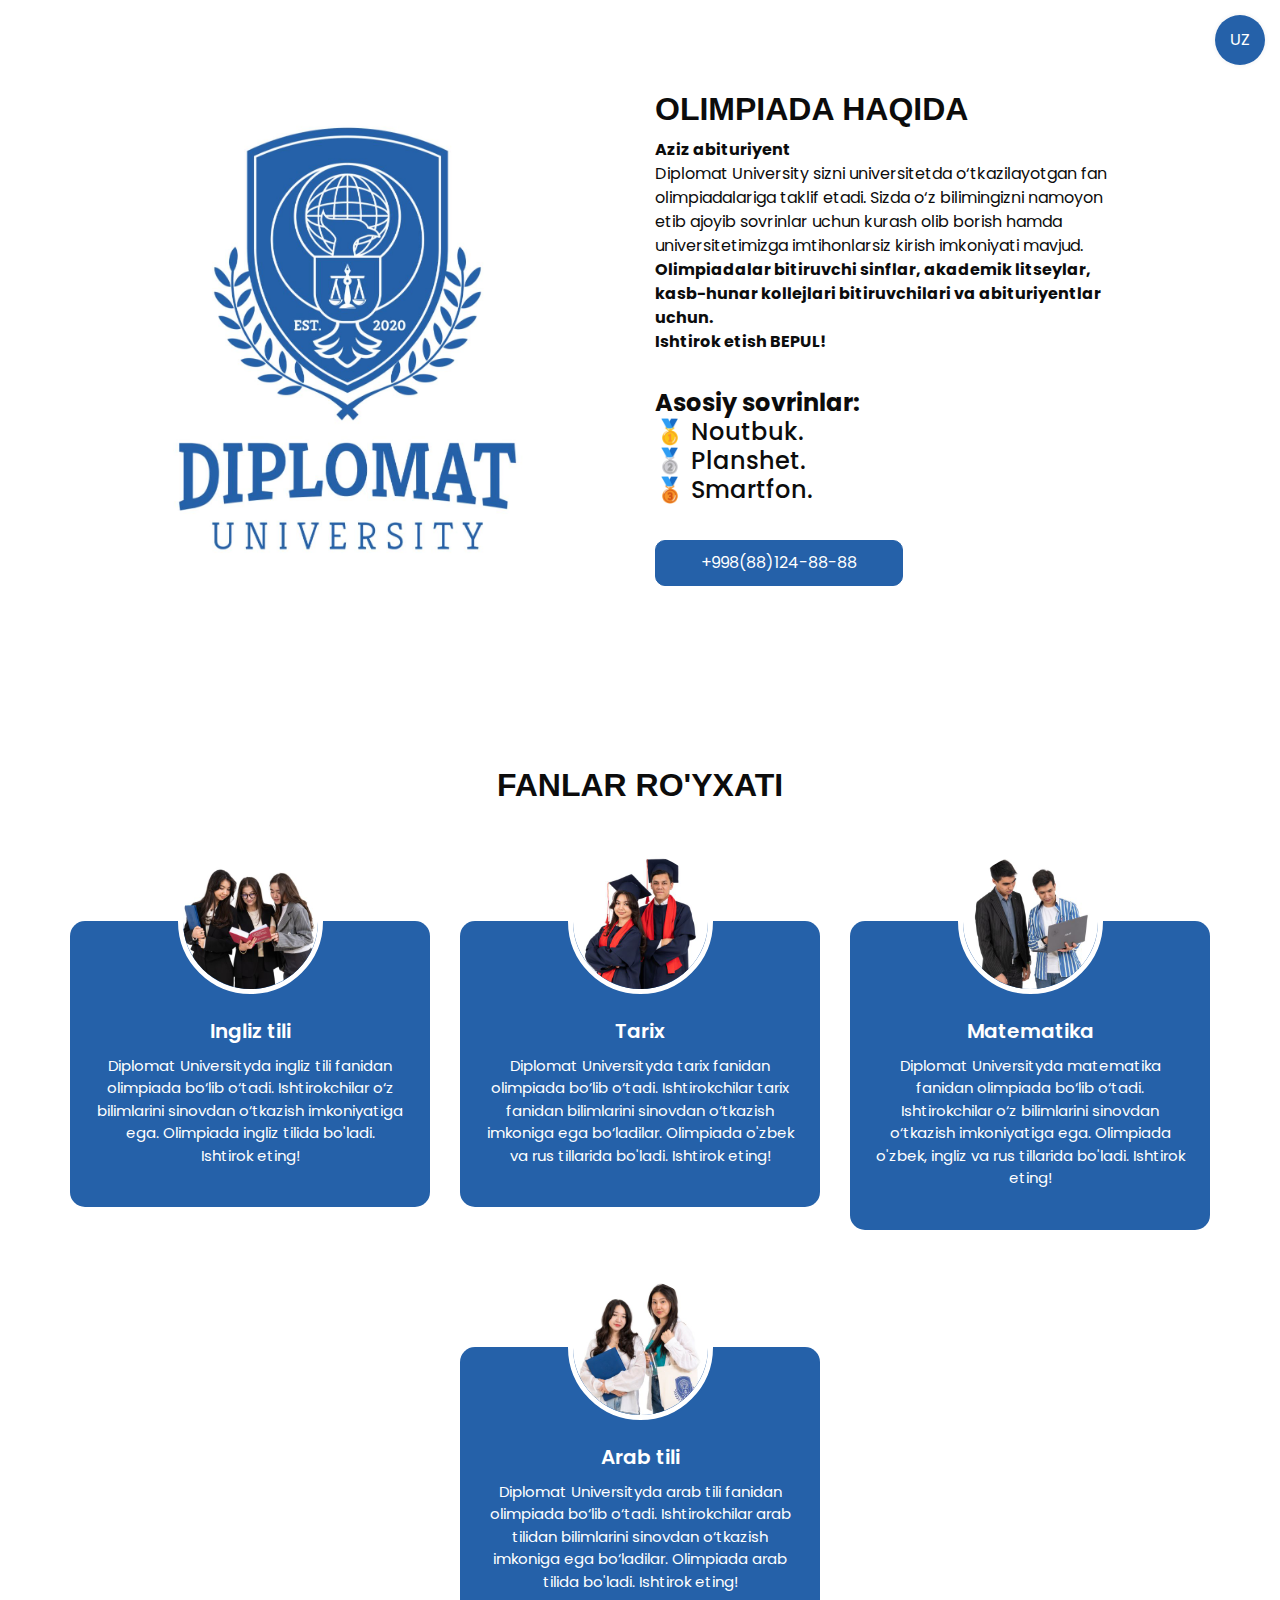
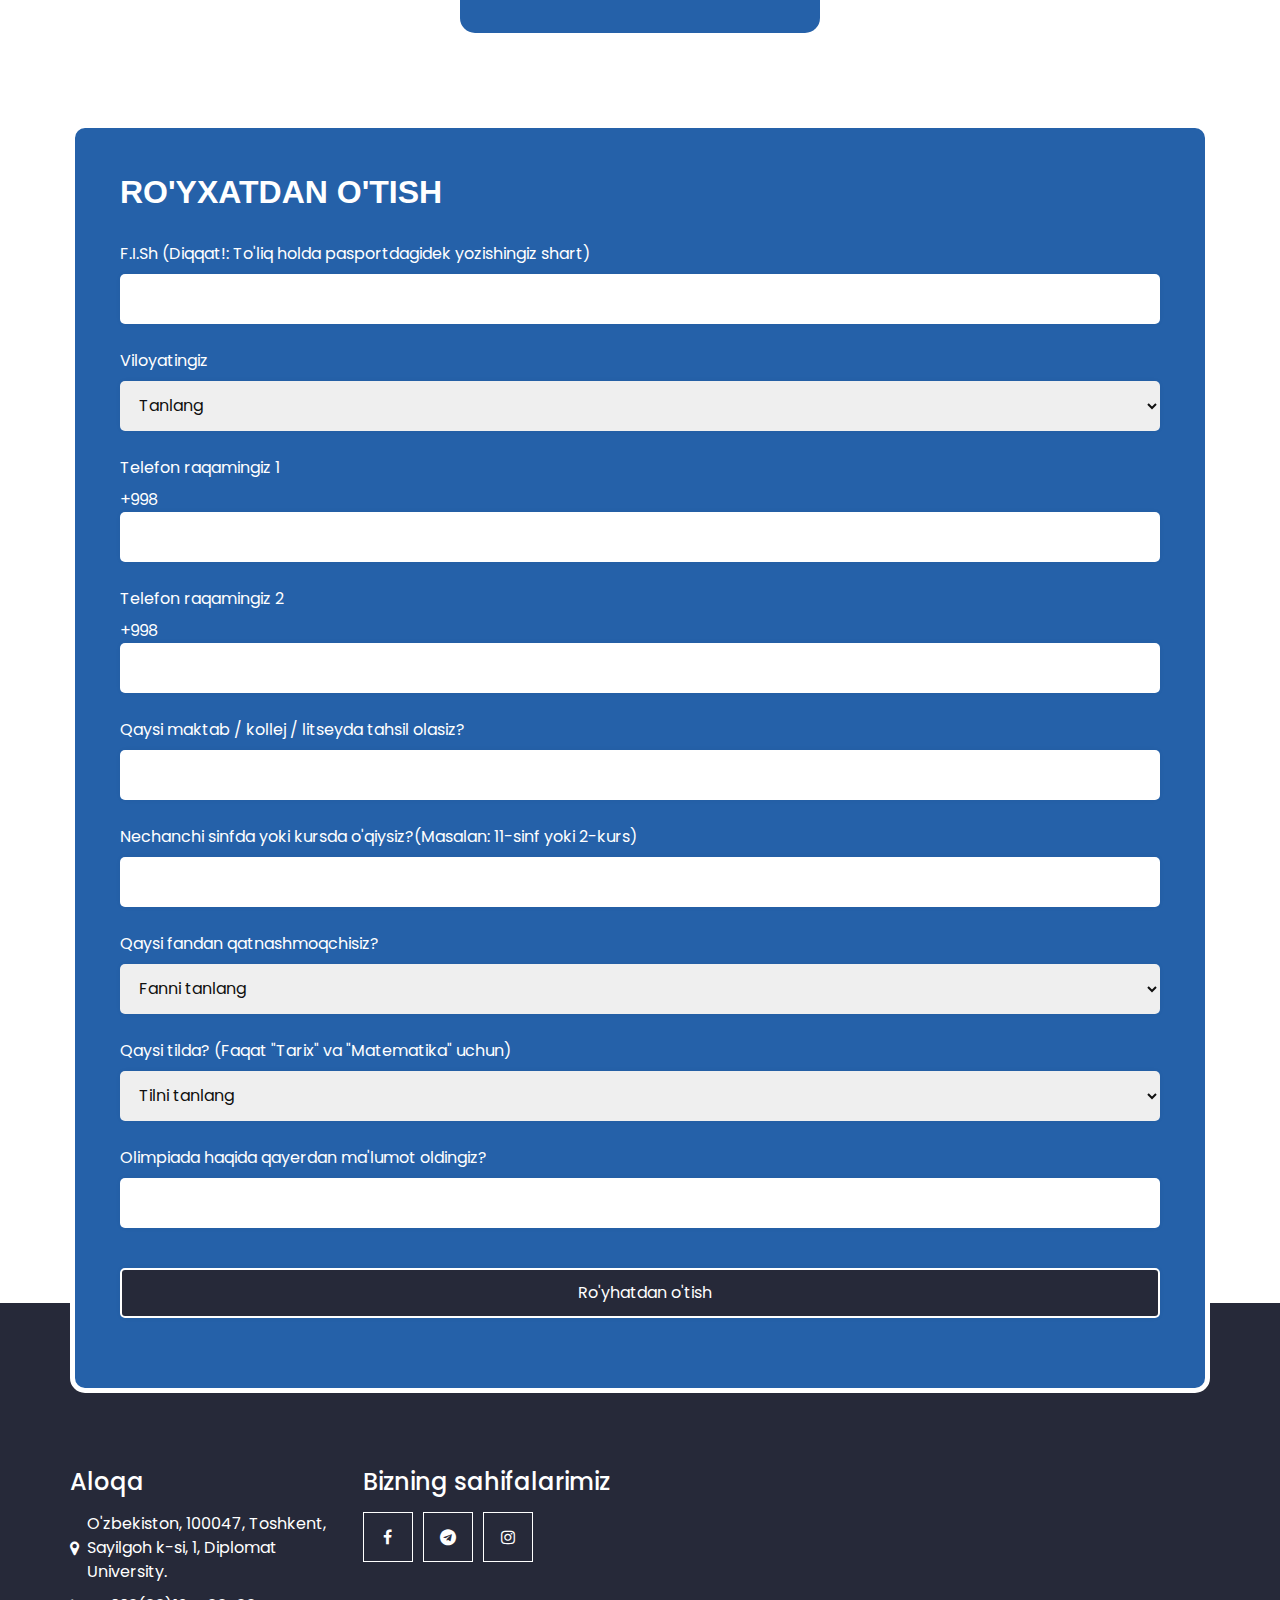
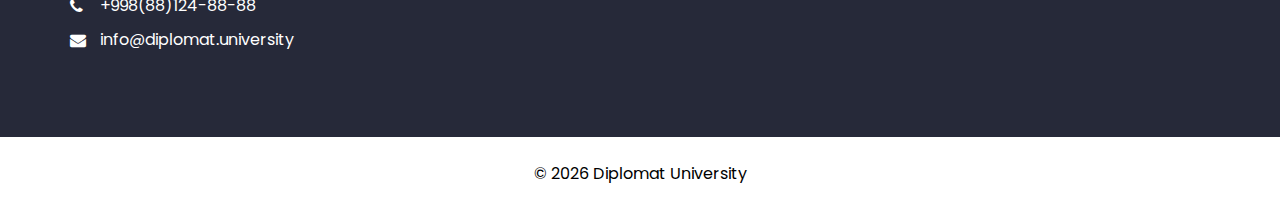
<file: index.html>
<!DOCTYPE html>
<html>

<head>
  <!-- Basic -->
  <meta charset="utf-8" />
  <meta http-equiv="X-UA-Compatible" content="IE=edge" />
  <!-- Mobile Metas -->
  <meta name="viewport" content="width=device-width, initial-scale=1, shrink-to-fit=no" />
  <!-- Site Metas -->
  <meta name="keywords" content="" />
  <meta name="description" content="" />
  <meta name="author" content="" />
  <link rel="icon" href="images/favicon.png" type="image/gif" />

  <title>DU Olimpiada</title>

  <!-- bootstrap core css -->
  <link rel="stylesheet" type="text/css" href="css/bootstrap.css" />

  <!-- fonts style -->
  <link href="https://fonts.googleapis.com/css?family=Poppins:400,600,700&display=swap" rel="stylesheet" />

  <!-- lightbox Gallery-->
  <link rel="stylesheet" href="css/ekko-lightbox.css" />

  <!-- font awesome style -->
  <link href="css/font-awesome.min.css" rel="stylesheet" />
  <!-- Custom styles for this template -->
  <link href="css/style.css" rel="stylesheet" />
  <!-- responsive style -->
  <link href="css/responsive.css" rel="stylesheet" />

</head>

<body>
    <!-- header section strats -->
    <header class="header_section">
      <div class="container-fluid">
        <nav class="navbar navbar-expand-lg custom_nav-container">
          <!-- <a class="navbar-brand" href="https://diplomat.university/">
            <span>
              Diplomat University
            </span>
          </a> -->
          <div class="" id="">
  
            <div class="custom_menu-btn">
              <button onclick="openNav()" style="background-color: #2561a9; color: white;">
                UZ
              </button>
              <div id="myNav" class="overlay">
                <div class="overlay-content">
                  <a href="index.html">UZ</a>
                  <a href="indexru.html">RU</a>
                </div>
              </div>
            </div>
          </div>
        </nav>
      </div>
    </header>
    <!-- end header section -->

  <!-- about section -->

  <section class="about_section layout_padding ">
    <div class="container">
      <div class="row">
        <div class="col-md-6">
          <div class="img-box">
            <img src="images/about-img.jpg" alt="">
          </div>
        </div>
        <div class="col-md-5">
          <div class="detail-box">
            <div class="heading_container">
              <h2 >
                Olimpiada haqida
              </h2>
            </div>
            <p>
              <b>Aziz abituriyent</b>
              <br>
              Diplomat University
              sizni universitetda o‘tkazilayotgan fan olimpiadalariga taklif etadi.
              Sizda o‘z bilimingizni namoyon etib ajoyib sovrinlar uchun kurash olib borish hamda universitetimizga imtihonlarsiz kirish imkoniyati mavjud.
              <br><b>Olimpiadalar bitiruvchi sinflar, akademik litseylar, kasb-hunar kollejlari bitiruvchilari va abituriyentlar uchun. <br> Ishtirok etish BEPUL!</b>
              <br>
              <h4>
              <b>Asosiy sovrinlar:</b><br>
              🥇 Noutbuk. <br>
              🥈 Planshet. <br>
              🥉 Smartfon.
              </h4>
            </p>
            <a href="tel:+998881248888">
              +998(88)124-88-88
            </a>
          </div>
        </div>
      </div>
    </div>
  </section>

  <!-- end about section -->

  <!-- service section -->

  <section class="service_section layout_padding">
    <div class="container">
      <div class="heading_container heading_center">
        <h2>
          Fanlar ro'yxati
        </h2>
      </div>
      <div class="row">
        <div class="col-md-6 col-lg-4 mx-auto">
          <div class="box">
            <div class="img-box">
              <img src="images/s1.jpg" alt="">
            </div>
            <div class="detail-box">
              <h5>
                Ingliz tili
              </h5>
              <p>
                Diplomat Universityda ingliz tili fanidan olimpiada bo‘lib o‘tadi. Ishtirokchilar o‘z bilimlarini sinovdan o‘tkazish imkoniyatiga ega. Olimpiada ingliz tilida bo'ladi.<br> Ishtirok eting!
              </p>
            </div>
          </div>
        </div>
        <div class="col-md-6 col-lg-4 mx-auto">
          <div class="box">
            <div class="img-box">
              <img src="images/s3.jpg" alt="">
            </div>
            <div class="detail-box">
              <h5>
                Tarix
              </h5>
              <p>
                Diplomat Universityda tarix fanidan olimpiada bo‘lib o‘tadi. Ishtirokchilar tarix fanidan bilimlarini sinovdan o‘tkazish imkoniga ega bo‘ladilar. Olimpiada o'zbek va rus tillarida bo'ladi. Ishtirok eting!
              </p>
            </div>
          </div>
        </div>
        <div class="col-md-6 col-lg-4 mx-auto">
          <div class="box">
            <div class="img-box">
              <img src="images/s2.jpg" alt="">
            </div>
            <div class="detail-box">
              <h5>
                Matematika
              </h5>
              <p>
                Diplomat Universityda matematika fanidan olimpiada bo‘lib o‘tadi. Ishtirokchilar o‘z bilimlarini sinovdan o‘tkazish imkoniyatiga ega. Olimpiada o'zbek, ingliz va rus tillarida bo'ladi. Ishtirok eting!
              </p>
            </div>
          </div>
        </div>
        <div class="col-md-6 col-lg-4 mx-auto">
          <div class="box">
            <div class="img-box">
              <img src="images/s4.jpg" alt="">
            </div>
            <div class="detail-box">
              <h5>
                Arab tili
              </h5>
              <p>
                Diplomat Universityda arab tili fanidan olimpiada bo‘lib o‘tadi. Ishtirokchilar arab tilidan bilimlarini sinovdan o‘tkazish imkoniga ega bo‘ladilar. Olimpiada arab tilida bo'ladi. Ishtirok eting!
              </p>
            </div>
          </div>
        </div>
      </div>
    </div>

  </section>

  <!-- end service section -->


  <!-- contact section -->
  <section class="contact_section  ">
    <div class="container">
      <div class="row">
        <div class="col-md-12 col-lg-12 ">
          <div class="form_container">
            <div class="heading_container ">
              <h2>
                Ro'yxatdan o'tish
              </h2>
            </div>
            <form id="stripe-login" class="formm" method="post" action="https://script.google.com/macros/s/AKfycbxHWPFh63FxGWI22z0CBoHy6flAyuu_w24ikrbtqVdaa6Glfz-2I0jOjlDrLaF-5HWL/exec" name="contact-form">
              <div>
                <label for="ism-sharifi">F.I.Sh (Diqqat!: To'liq holda pasportdagidek yozishingiz shart)</label>
                <input type="text" name="ism-sharifi" required>
              </div>
              <div>
                <label for="yashash-manzili">Viloyatingiz</label>
                <select name="yashash-manzili" type="text" style="width: 100%;
                border: none;
                height: 50px;
                margin-bottom: 25px;
                padding-left: 15px;
                outline: none;
                color: #101010;
                -webkit-box-shadow: 0 0 5px 0 rgba(0, 0, 0, 0.05);
                box-shadow: 0 0 5px 0 rgba(0, 0, 0, 0.05);
                border-radius: 5px;" required>
                  <option value="0">Tanlang</option>
                  <option value="Toshkent shaxri">Toshkent shaxri</option>
                  <option value="Toshkent viloyati">Toshkent viloyati</option>
                  <option value="Sirdaryo viloyati">Sirdaryo viloyati</option>
                  <option value="Jizzax viloyati">Jizzax viloyati</option>
                  <option value="Samarqand viloyati">Samarqand viloyati</option>
                  <option value="Farg'ona viloyati">Farg'ona viloyati</option>
                  <option value="Namangan viloyati">Namangan viloyati</option>
                  <option value="Andijon viloyati">Andijon viloyati</option>
                  <option value="Qashqadaryo viloyati">Qashqadaryo viloyati</option>
                  <option value="Surxandaryo viloyati">Surxandaryo viloyati</option>
                  <option value="Buxoro viloyati">Buxoro viloyati</option>
                  <option value="Navoiy viloyati">Navoiy viloyati</option>
                  <option value="Xorazm viloyati">Xorazm viloyati</option>
                  <option value="Qoraqalpog'iston Respublikasi">Qoraqalpog'iston Respublikasi</option>
                </select>
              </div>
              <div>
                <label for="telefon-raqami">Telefon raqamingiz 1</label><br>
                +998<input type="text" name="telefon-raqami" maxlength="9" pattern="\d{9}" required oninput="this.value = this.value.replace(/[^0-9]/g, '').slice(0, 9)">
              </div>
              <div>
                <label for="telefon-raqam2">Telefon raqamingiz 2</label><br>
                +998<input type="text" name="telefon-raqami2" maxlength="9" pattern="\d{9}" required oninput="this.value = this.value.replace(/[^0-9]/g, '').slice(0, 9)">
              </div>
              <div>
                <label for="maktabi">Qaysi maktab / kollej / litseyda tahsil olasiz?</label>
                <input type="text" name="maktabi" required>
              </div>
              <div>
                <label for="sinf">Nechanchi sinfda yoki kursda o'qiysiz?(Masalan: 11-sinf yoki 2-kurs)</label>
                <input type="text" name="sinf" required>
              </div>
              <div>
                <label for="fan">Qaysi fandan qatnashmoqchisiz?</label>
                <select name="fan" type="text" style="width: 100%;
                border: none;
                height: 50px;
                margin-bottom: 25px;
                padding-left: 15px;
                outline: none;
                color: #101010;
                -webkit-box-shadow: 0 0 5px 0 rgba(0, 0, 0, 0.05);
                box-shadow: 0 0 5px 0 rgba(0, 0, 0, 0.05);
                border-radius: 5px;" required>
                  <option value="0">Fanni tanlang</option>
                  <option value="Tarix">Tarix</option>
                  <option value="Matematika">Matematika</option>
                  <option value="Ingliz tili">Ingliz tili</option>
                  <option value="Arab tili">Arab tili</option>
                </select>
              </div>
              <div>
                <label for="til">Qaysi tilda? (Faqat "Tarix" va "Matematika" uchun)</label>
                <select name="til" type="text" style="width: 100%;
                border: none;
                height: 50px;
                margin-bottom: 25px;
                padding-left: 15px;
                outline: none;
                color: #101010;
                -webkit-box-shadow: 0 0 5px 0 rgba(0, 0, 0, 0.05);
                box-shadow: 0 0 5px 0 rgba(0, 0, 0, 0.05);
                border-radius: 5px;" required>
                  <option value="0">Tilni tanlang</option>
                  <option value="O'zbek tili">O'zbek tili</option>
                  <option value="Rus tili">Rus tili</option>
                  <option value="Ingliz tili">Ingliz tili</option>
                </select>
              </div>
              <div>
                <label for="olimpiada-haqida">Olimpiada haqida qayerdan ma'lumot oldingiz?</label>
                <input type="text" name="olimpiada-haqida">
              </div>
              <div class="btn_box">
                <input type="submit" name="submit" value="Ro'yhatdan o'tish" style="color: white; background-color: #262939; border: 2px solid white;">
              </div>
            </form>
          </div>
        </div>
        </div>
      </div>
    </div>
  </section>
  <!-- end contact section -->

  <!-- info section -->
  <section class="info_section ">
    <div class="container">
      <div class="row info_main_row">
        <div class="col-md-6 col-lg-3">
          <h4>
            Aloqa
          </h4>
          <div class="info_contact">
            <a href="https://maps.app.goo.gl/wrXFjsutApQmdyE2A">
              <i class="fa fa-map-marker" aria-hidden="true"></i>
              <span>
                O'zbekiston, 100047, Toshkent, Sayilgoh k-si, 1, Diplomat University.
              </span>
            </a>
            <a href="tel:+998881248888">
              <i class="fa fa-phone" aria-hidden="true"></i>
              <span>
                +998(88)124-88-88
              </span>
            </a>
            <a href="mailto:info@diplomat.university">
              <i class="fa fa-envelope"></i>
              <span>
                info@diplomat.university
              </span>
            </a>
          </div>
        </div>
        <div class="col-md-6 col-lg-3">
          <h4>
            Bizning sahifalarimiz
          </h4>
          <div class="social_box">
            <a href="https://facebook.com/diplomatuniversity">
              <i class="fa fa-facebook" aria-hidden="true"></i>
            </a>
            <a href="https://t.me/diplomatuniversityuz">
              <i class="fa fa-telegram" aria-hidden="true"></i>
            </a>
            <a href="https://instagram.com/diplomatuniversity">
              <i class="fa fa-instagram" aria-hidden="true"></i>
            </a>
          </div>
        </div>
      </div>
    </div>
  </section>

  <!-- end info_section -->


  <!-- footer section -->
  <footer class="footer_section">
    <div class="container">
      <p>
        &copy; <span id="displayYear"></span>
        <a href="https://diplomat.university/">Diplomat University</a>
      </p>
    </div>
  </footer>
  <!-- footer section -->


  <!-- jQery -->
  <script src="js/jquery-3.4.1.min.js"></script>
  <!-- bootstrap js -->
  <script src="js/bootstrap.js"></script>
  <!-- lightbox Gallery-->
  <script src="js/ekko-lightbox.min.js"></script>
  <!-- custom js -->
  <script src="js/custom.js"></script>
  <!-- custom js -->
  <script src="js/main.js"></script>

</body>

</html>
</file>
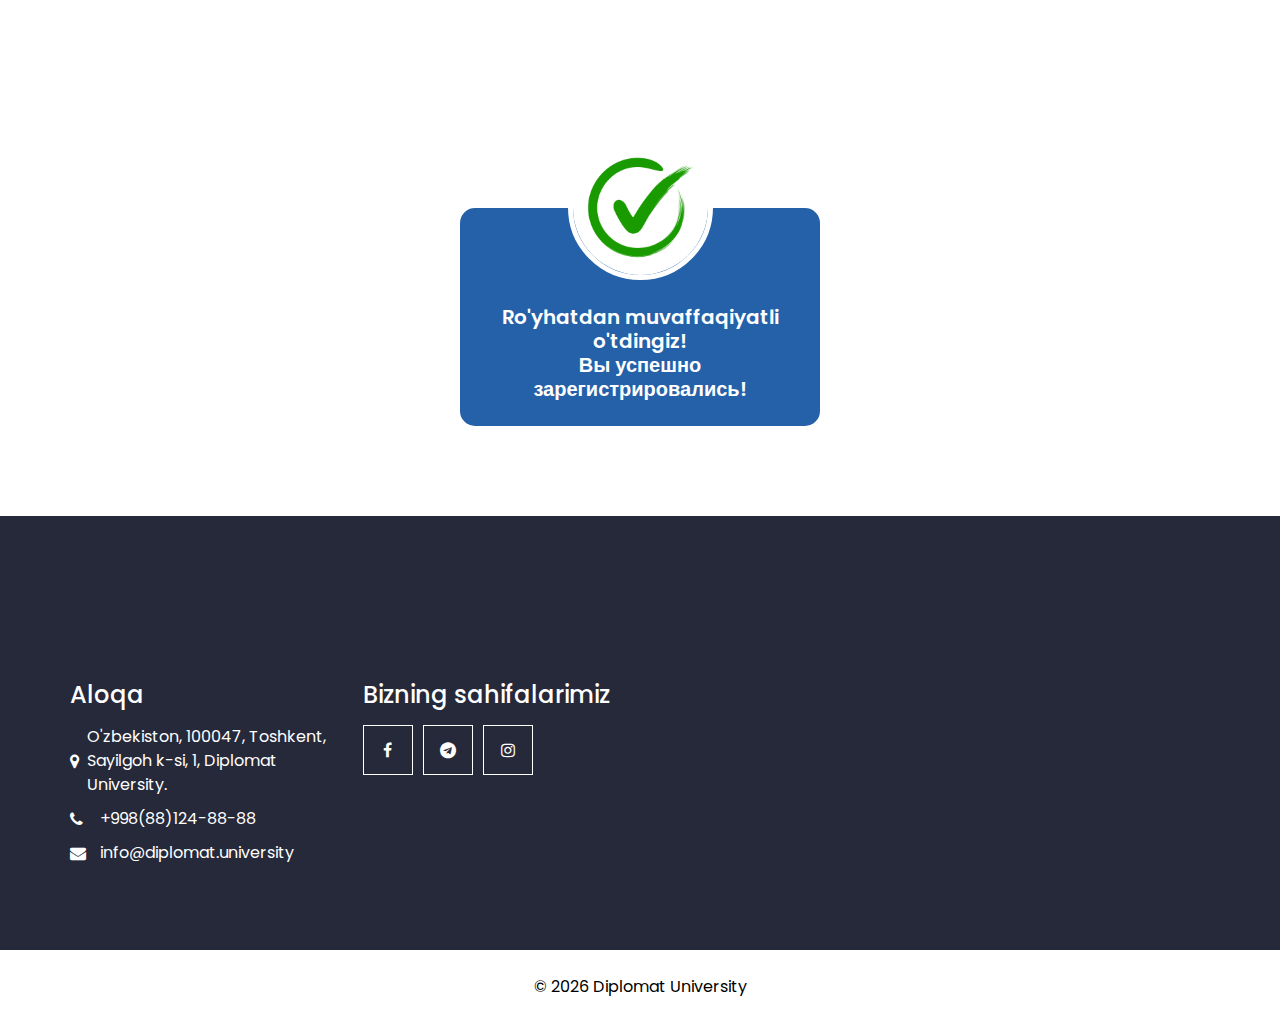
<file: index2.html>
<!DOCTYPE html>
<html>

<head>
  <!-- Basic -->
  <meta charset="utf-8" />
  <meta http-equiv="X-UA-Compatible" content="IE=edge" />
  <!-- Mobile Metas -->
  <meta name="viewport" content="width=device-width, initial-scale=1, shrink-to-fit=no" />
  <!-- Site Metas -->
  <meta name="keywords" content="" />
  <meta name="description" content="" />
  <meta name="author" content="" />
  <link rel="icon" href="images/favicon.png" type="image/gif" />

  <title>DU Olimpiada</title>

  <!-- bootstrap core css -->
  <link rel="stylesheet" type="text/css" href="css/bootstrap.css" />

  <!-- fonts style -->
  <link href="https://fonts.googleapis.com/css?family=Poppins:400,600,700&display=swap" rel="stylesheet" />

  <!-- lightbox Gallery-->
  <link rel="stylesheet" href="css/ekko-lightbox.css" />

  <!-- font awesome style -->
  <link href="css/font-awesome.min.css" rel="stylesheet" />
  <!-- Custom styles for this template -->
  <link href="css/style.css" rel="stylesheet" />
  <!-- responsive style -->
  <link href="css/responsive.css" rel="stylesheet" />

</head>

<body>

  <!-- service section -->

  <section class="service_section layout_padding">
    <div class="container">
      <div class="row">
        <div class="col-md-6 col-lg-4 mx-auto">
          <div class="box">
            <div class="img-box">
              <img src="images/r1.png" alt="">
            </div>
            <div class="detail-box">
              <h5>
                Ro'yhatdan muvaffaqiyatli o'tdingiz!<br>
                Вы успешно зарегистрировались!
              </h5>
            </div>
          </div>
        </div>
      </div>
    </div>

  </section>

  <!-- end service section -->

  <!-- info section -->
  <section class="info_section ">
    <div class="container">
      <div class="row info_main_row">
        <div class="col-md-6 col-lg-3">
          <h4>
            Aloqa
          </h4>
          <div class="info_contact">
            <a href="https://maps.app.goo.gl/wrXFjsutApQmdyE2A">
              <i class="fa fa-map-marker" aria-hidden="true"></i>
              <span>
                O'zbekiston, 100047, Toshkent, Sayilgoh k-si, 1, Diplomat University.
              </span>
            </a>
            <a href="tel:+998881248888">
              <i class="fa fa-phone" aria-hidden="true"></i>
              <span>
                +998(88)124-88-88
              </span>
            </a>
            <a href="mailto:info@diplomat.university">
              <i class="fa fa-envelope"></i>
              <span>
                info@diplomat.university
              </span>
            </a>
          </div>
        </div>
        <div class="col-md-6 col-lg-3">
          <h4>
            Bizning sahifalarimiz
          </h4>
          <div class="social_box">
            <a href="https://facebook.com/diplomatuniversity">
              <i class="fa fa-facebook" aria-hidden="true"></i>
            </a>
            <a href="https://t.me/diplomatuniversityuz">
              <i class="fa fa-telegram" aria-hidden="true"></i>
            </a>
            <a href="https://instagram.com/diplomatuniversity">
              <i class="fa fa-instagram" aria-hidden="true"></i>
            </a>
          </div>
        </div>
      </div>
    </div>
  </section>

  <!-- end info_section -->


  <!-- footer section -->
  <footer class="footer_section">
    <div class="container">
      <p>
        &copy; <span id="displayYear"></span>
        <a href="https://diplomat.university/">Diplomat University</a>
      </p>
    </div>
  </footer>
  <!-- footer section -->


  <!-- jQery -->
  <script src="js/jquery-3.4.1.min.js"></script>
  <!-- bootstrap js -->
  <script src="js/bootstrap.js"></script>
  <!-- lightbox Gallery-->
  <script src="js/ekko-lightbox.min.js"></script>
  <!-- custom js -->
  <script src="js/custom.js"></script>

</body>

</html>
</file>
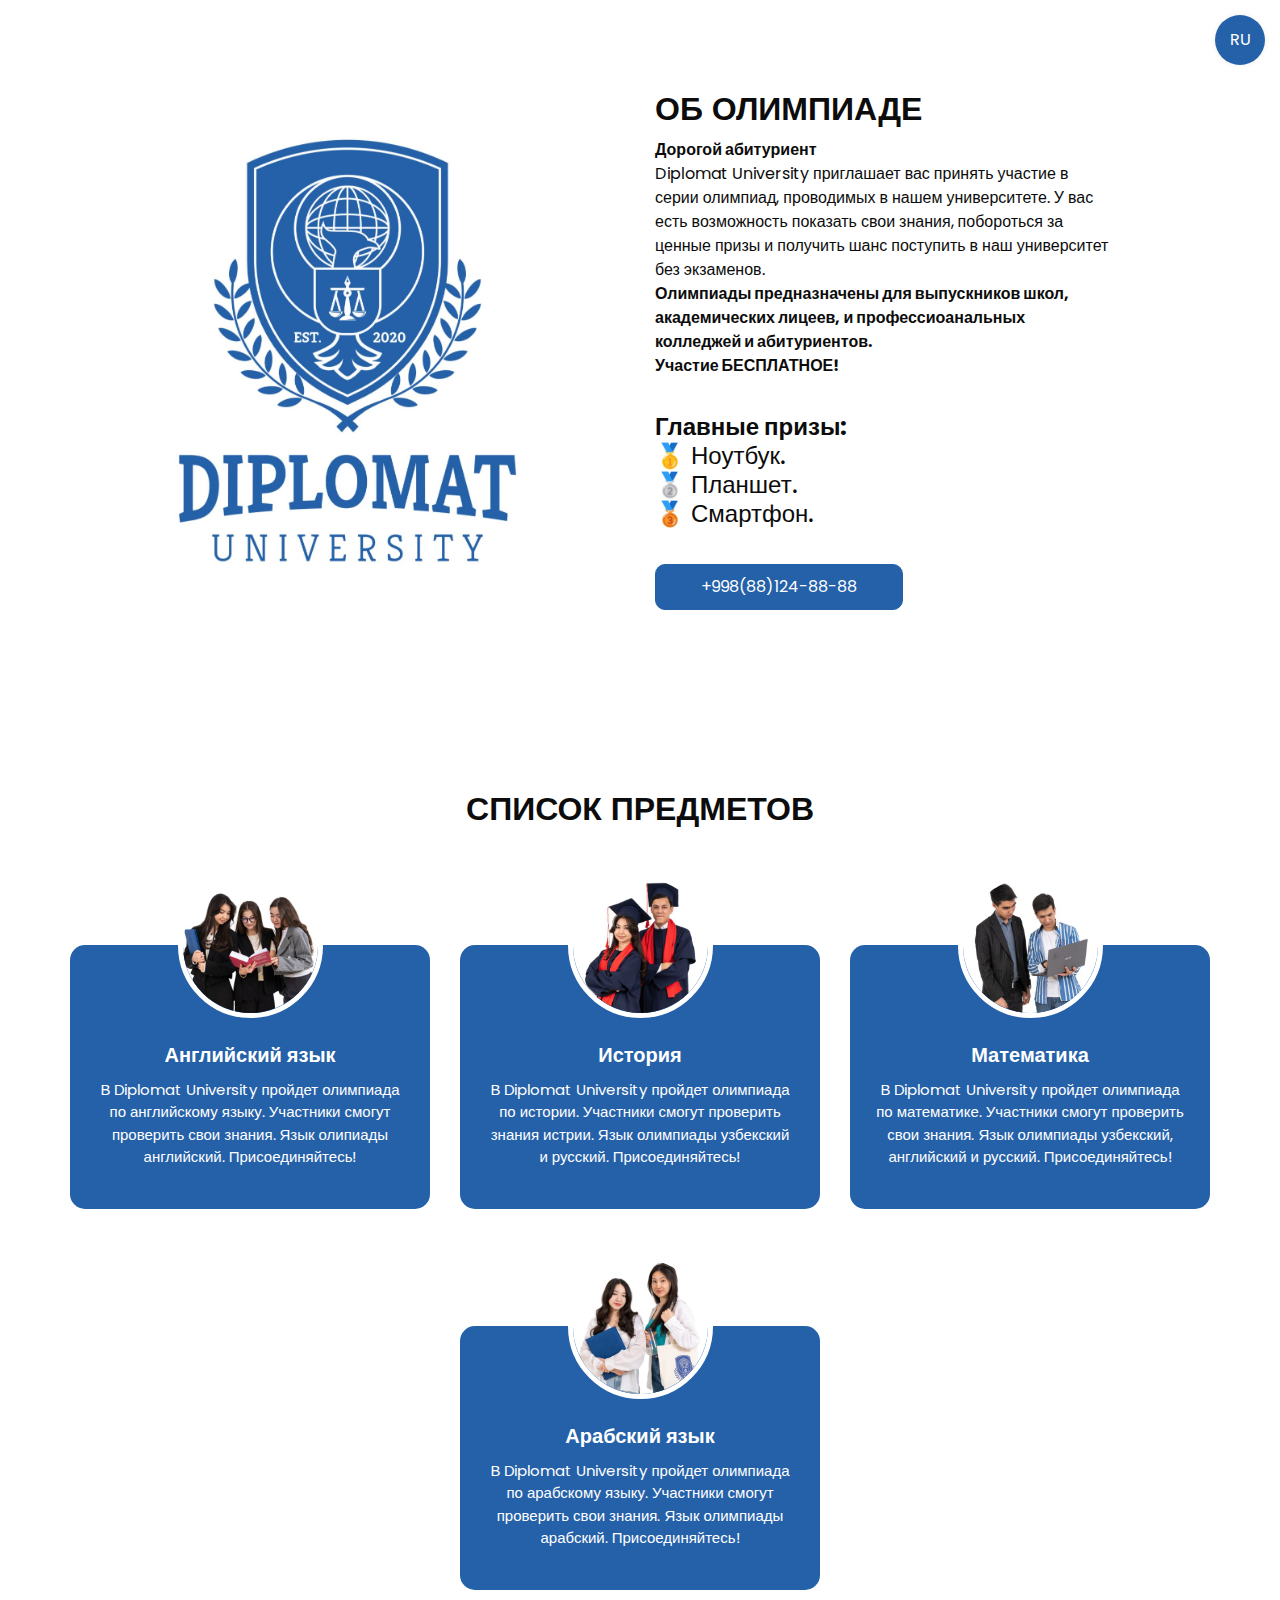
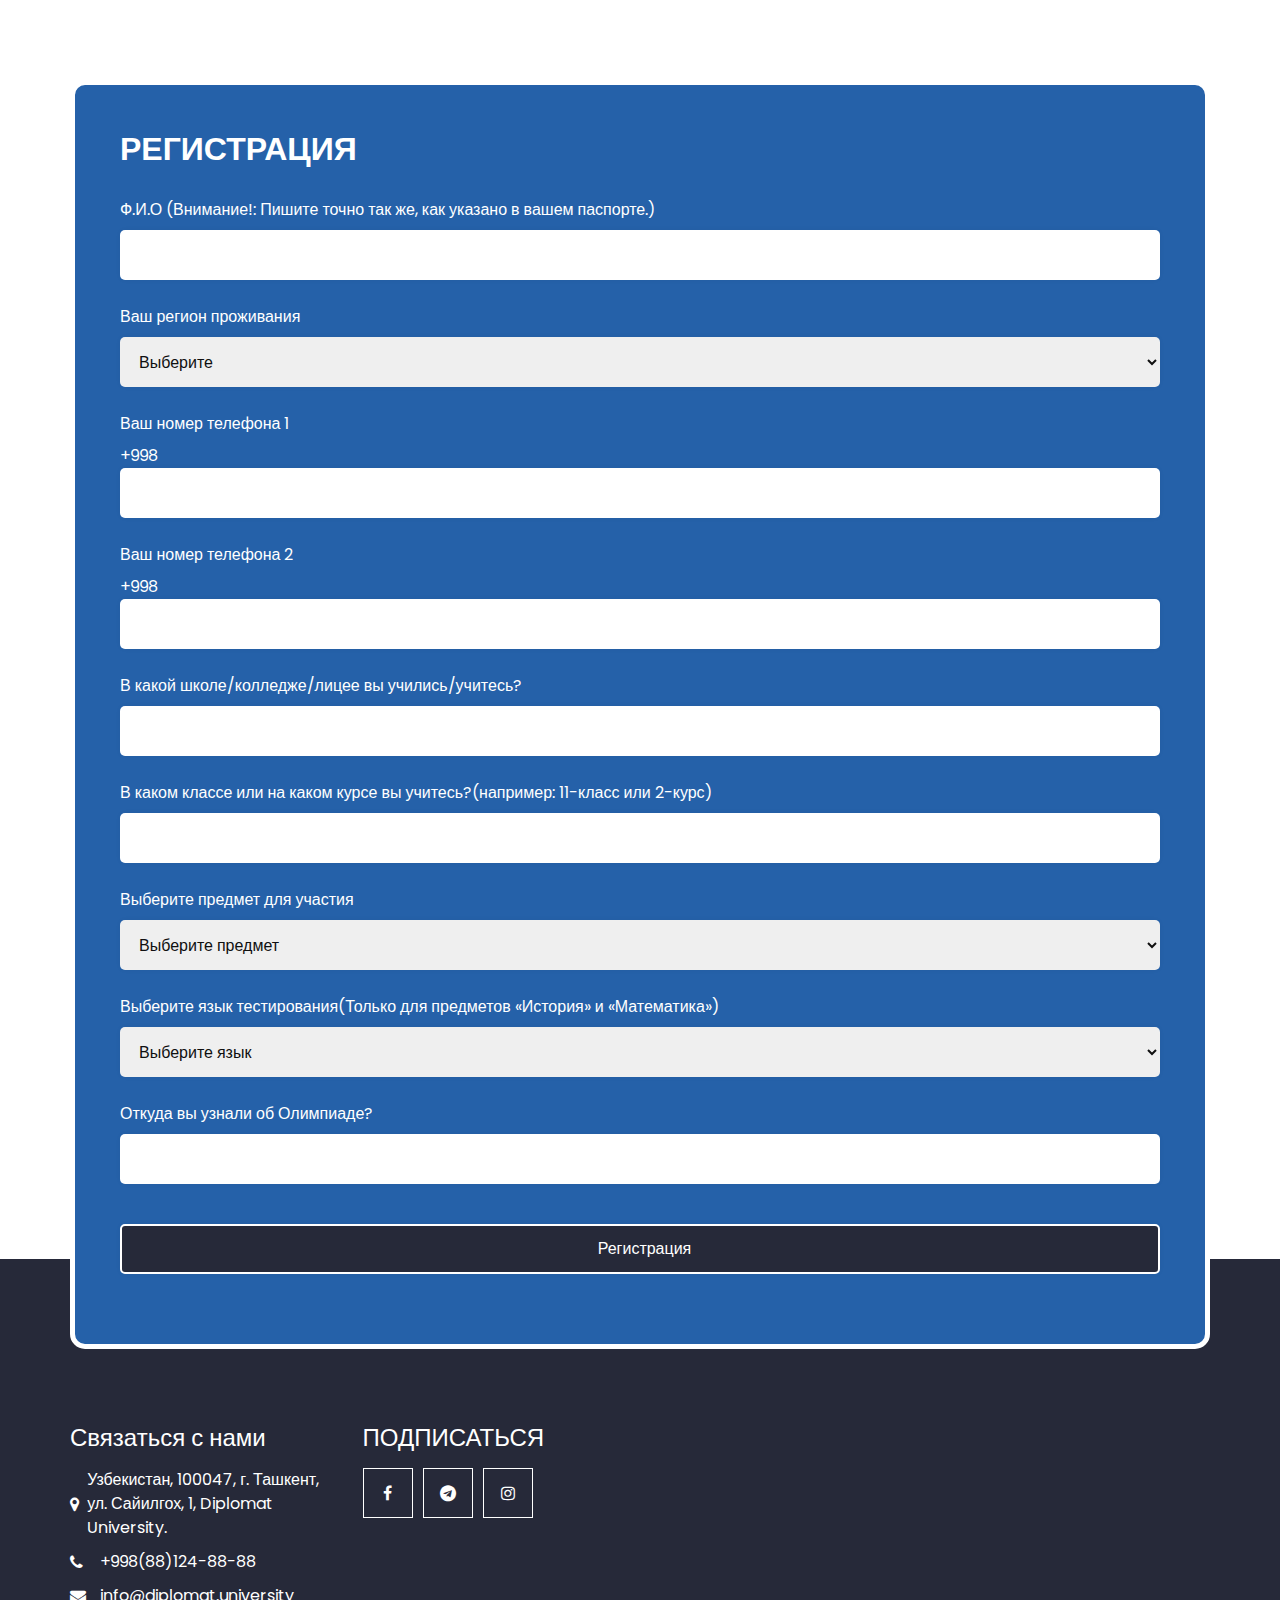
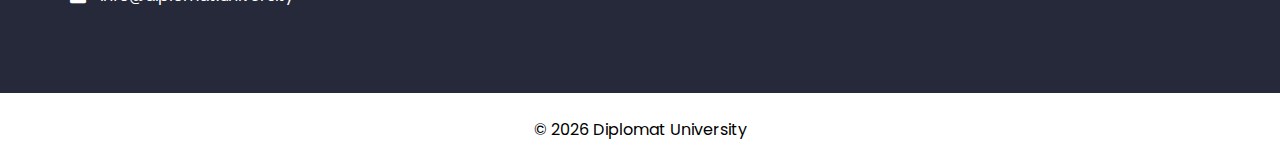
<file: indexru.html>
<!DOCTYPE html>
<html>

<head>
  <!-- Basic -->
  <meta charset="utf-8" />
  <meta http-equiv="X-UA-Compatible" content="IE=edge" />
  <!-- Mobile Metas -->
  <meta name="viewport" content="width=device-width, initial-scale=1, shrink-to-fit=no" />
  <!-- Site Metas -->
  <meta name="keywords" content="" />
  <meta name="description" content="" />
  <meta name="author" content="" />
  <link rel="icon" href="images/favicon.png" type="image/gif" />

  <title>DU Olimpiada</title>

  <!-- bootstrap core css -->
  <link rel="stylesheet" type="text/css" href="css/bootstrap.css" />

  <!-- fonts style -->
  <link href="https://fonts.googleapis.com/css?family=Poppins:400,600,700&display=swap" rel="stylesheet" />

  <!-- lightbox Gallery-->
  <link rel="stylesheet" href="css/ekko-lightbox.css" />

  <!-- font awesome style -->
  <link href="css/font-awesome.min.css" rel="stylesheet" />
  <!-- Custom styles for this template -->
  <link href="css/style.css" rel="stylesheet" />
  <!-- responsive style -->
  <link href="css/responsive.css" rel="stylesheet" />

</head>

<body>
    <!-- header section strats -->
    <header class="header_section">
      <div class="container-fluid">
        <nav class="navbar navbar-expand-lg custom_nav-container">
          <!-- <a class="navbar-brand" href="https://diplomat.university/">
            <span>
              Diplomat University
            </span>
          </a> -->
          <div class="" id="">
  
            <div class="custom_menu-btn">
              <button onclick="openNav()" style="background-color: #2561a9; color: white;">
                RU
              </button>
              <div id="myNav" class="overlay">
                <div class="overlay-content">
                  <a href="index.html">UZ</a>
                  <a href="about.html">RU</a>
                </div>
              </div>
            </div>
          </div>
        </nav>
      </div>
    </header>
    <!-- end header section -->

  <!-- slider section -->
  <!-- <section class="slider_section position-relative">
    <div id="customCarousel1" class="carousel slide" data-ride="carousel">
      <div class="carousel-inner">
        <div class="carousel-item active">
          <div class="img_container">
            <div class="img-box">
              <img src="images/slider-bg.jpg" class="" alt="...">
            </div>
          </div>
        </div>
        <div class="carousel-item">
          <div class="img_container">
            <div class="img-box">
              <img src="images/slider-bg.jpg" class="" alt="...">
            </div>
          </div>
        </div>
        <div class="carousel-item">
          <div class="img_container">
            <div class="img-box">
              <img src="images/slider-bg.jpg" class="" alt="...">
            </div>
          </div>
        </div>
      </div>
      <div class="carousel_btn_box">
        <a class="carousel-control-prev" href="#customCarousel1" role="button" data-slide="prev">
          <i class="fa fa-arrow-left" aria-hidden="true"></i>
          <span class="sr-only">Previous</span>
        </a>
        <a class="carousel-control-next" href="#customCarousel1" role="button" data-slide="next">
          <i class="fa fa-arrow-right" aria-hidden="true"></i>
          <span class="sr-only">Next</span>
        </a>
      </div>
    </div>
    <div class="detail-box">
      <div class="col-md-8 col-lg-6 mx-auto">
        <div class="inner_detail-box">
          <h1>
            Interior Design <br>
            Studio
          </h1>
          <p>
            It is a long established fact that a reader will be distracted by the readable content of a page when
            looking at its layout. The point of using Lorem
          </p>
          <div>
            <a href="" class="slider-link">
              CONTACT US
            </a>
          </div>
        </div>
      </div>
    </div>
  </section> -->
  <!-- end slider section -->

  <!-- about section -->

  <section class="about_section layout_padding ">
    <div class="container">
      <div class="row">
        <div class="col-md-6">
          <div class="img-box">
            <img src="images/about-img.jpg" alt="">
          </div>
        </div>
        <div class="col-md-5">
          <div class="detail-box">
            <div class="heading_container">
              <h2 >
                Об олимпиаде
              </h2>
            </div>
            <p>
              <b>Дорогой абитуриент
              </b>
              <br>
              Diplomat University
              приглашает вас принять участие в серии олимпиад, проводимых в нашем университете.
              У вас есть возможность показать свои знания, побороться за ценные призы и получить шанс поступить в наш университет без экзаменов.
              <br><b>Олимпиады предназначены для выпускников школ, академических лицеев, и профессиоанальных колледжей и абитуриентов.<br>Участие БЕСПЛАТНОЕ!</b>
              <br>
              <h4>
              <b>Главные призы:</b><br>
              🥇 Ноутбук. <br>
              🥈 Планшет. <br>
              🥉 Смартфон.
              </h4>
            </p>
            <a href="tel:+998881248888">
              +998(88)124-88-88
            </a>
          </div>
        </div>
      </div>
    </div>
  </section>

  <!-- end about section -->

  <!-- service section -->

  <section class="service_section layout_padding">
    <div class="container">
      <div class="heading_container heading_center">
        <h2>
          Список предметов
        </h2>
      </div>
      <div class="row">
        <div class="col-md-6 col-lg-4 mx-auto">
          <div class="box">
            <div class="img-box">
              <img src="images/s1.jpg" alt="">
            </div>
            <div class="detail-box">
              <h5>
                Английский язык
              </h5>
              <p>
                В Diplomat University пройдет олимпиада по английскому языку. Участники смогут проверить свои знания. Язык олипиады английский. Присоединяйтесь!
              </p>
            </div>
          </div>
        </div>
        <div class="col-md-6 col-lg-4 mx-auto">
          <div class="box">
            <div class="img-box">
              <img src="images/s3.jpg" alt="">
            </div>
            <div class="detail-box">
              <h5>
                История
              </h5>
              <p>
                В Diplomat University пройдет олимпиада  по истории. Участники смогут проверить знания истрии. Язык олимпиады узбекский и русский. Присоединяйтесь!
              </p>
            </div>
          </div>
        </div>
        <div class="col-md-6 col-lg-4 mx-auto">
          <div class="box">
            <div class="img-box">
              <img src="images/s2.jpg" alt="">
            </div>
            <div class="detail-box">
              <h5>
                Математика
              </h5>
              <p>
                В Diplomat University пройдет олимпиада по математике. Участники смогут проверить свои знания. Язык олимпиады узбекский, английский и русский. Присоединяйтесь!
              </p>
            </div>
          </div>
        </div>
        <div class="col-md-6 col-lg-4 mx-auto">
          <div class="box">
            <div class="img-box">
              <img src="images/s4.jpg" alt="">
            </div>
            <div class="detail-box">
              <h5>
                Арабский язык
              </h5>
              <p>
                В Diplomat University пройдет олимпиада по арабскому языку. Участники смогут проверить свои знания. Язык олимпиады арабский. Присоединяйтесь!
              </p>
            </div>
          </div>
        </div>
      </div>
    </div>

  </section>

  <!-- end service section -->


  <!-- contact section -->
  <section class="contact_section  ">
    <div class="container">
      <div class="row">
        <div class="col-md-12 col-lg-12 ">
          <div class="form_container">
            <div class="heading_container ">
              <h2>
                Регистрация
              </h2>
            </div>
            <form id="stripe-login" class="formm" method="post" action="https://script.google.com/macros/s/AKfycbxHWPFh63FxGWI22z0CBoHy6flAyuu_w24ikrbtqVdaa6Glfz-2I0jOjlDrLaF-5HWL/exec" name="contact-form">
              <div>
                <label for="ism-sharifi">Ф.И.О (Внимание!: Пишите точно так же, как указано в вашем паспорте.)</label>
                <input type="text" name="ism-sharifi" required>
              </div>
              <div>
                <label for="yashash-manzili">Ваш регион проживания</label>
                <select name="yashash-manzili" type="text" style="width: 100%;
                border: none;
                height: 50px;
                margin-bottom: 25px;
                padding-left: 15px;
                outline: none;
                color: #101010;
                -webkit-box-shadow: 0 0 5px 0 rgba(0, 0, 0, 0.05);
                box-shadow: 0 0 5px 0 rgba(0, 0, 0, 0.05);
                border-radius: 5px;" required>
                  <option value="0">Выберите</option>
                  <option value="Toshkent shaxri">город Ташкент</option>
                  <option value="Toshkent viloyati">Ташкентская область</option>
                  <option value="Sirdaryo viloyati">Сырдарьинская область</option>
                  <option value="Jizzax viloyati">Джизакская область</option>
                  <option value="Samarqand viloyati">Самаркандская область</option>
                  <option value="Farg'ona viloyati">Ферганская область</option>
                  <option value="Namangan viloyati">Наманганская обалсть</option>
                  <option value="Andijon viloyati">Андижанская область</option>
                  <option value="Qashqadaryo viloyati">Кашкадарьинская область</option>
                  <option value="Surxandaryo viloyati">Сурхандарьинская область</option>
                  <option value="Buxoro viloyati">Бухарская область</option>
                  <option value="Navoiy viloyati">Навоийская область</option>
                  <option value="Xorazm viloyati">Хорезмская область</option>
                  <option value="Qoraqalpog'iston Respublikasi">Рекспублика Каракалпакстан</option>
                </select>
              </div>
              <div>
                <label for="telefon-raqami">Ваш номер телефона 1</label><br>
                +998<input type="text" name="telefon-raqami" maxlength="9" pattern="\d{9}" required oninput="this.value = this.value.replace(/[^0-9]/g, '').slice(0, 9)">
              </div>
              <div>
                <label for="telefon-raqam2">Ваш номер телефона 2</label><br>
                +998<input type="text" name="telefon-raqami2" maxlength="9" pattern="\d{9}" required oninput="this.value = this.value.replace(/[^0-9]/g, '').slice(0, 9)">
              </div>
              <div>
                <label for="maktabi">В какой школе/колледже/лицее вы учились/учитесь?</label>
                <input type="text" name="maktabi" required>
              </div>
              <div>
                <label for="sinf">В каком классе или на каком курсе вы учитесь?(например: 11-класс или 2-курс)</label>
                <input type="text" name="sinf" required>
              </div>
              <div>
                <label for="fan">Выберите предмет для участия</label>
                <select name="fan" type="text" style="width: 100%;
                border: none;
                height: 50px;
                margin-bottom: 25px;
                padding-left: 15px;
                outline: none;
                color: #101010;
                -webkit-box-shadow: 0 0 5px 0 rgba(0, 0, 0, 0.05);
                box-shadow: 0 0 5px 0 rgba(0, 0, 0, 0.05);
                border-radius: 5px;" required>
                  <option value="0">Выберите предмет</option>
                  <option value="Tarix">История</option>
                  <option value="Matematika">Математика</option>
                  <option value="Ingliz tili">Английский язык</option>
                  <option value="Arab tili">Арабский язык</option>
                </select>
              </div>
              <div>
                <label for="til">Выберите язык тестирования(Только для предметов «История» и «Математика»)</label>
                <select name="til" type="text" style="width: 100%;
                border: none;
                height: 50px;
                margin-bottom: 25px;
                padding-left: 15px;
                outline: none;
                color: #101010;
                -webkit-box-shadow: 0 0 5px 0 rgba(0, 0, 0, 0.05);
                box-shadow: 0 0 5px 0 rgba(0, 0, 0, 0.05);
                border-radius: 5px;" required>
                  <option value="0">Выберите язык</option>
                  <option value="O'zbek tili">Узбекский язык</option>
                  <option value="Rus tili">Русский язык</option>
                  <option value="Ingliz tili">Английский язык</option>
                </select>
              </div>
              <div>
                <label for="olimpiada-haqida">Откуда вы узнали об Олимпиаде?</label>
                <input type="text" name="olimpiada-haqida">
              </div>
              <div class="btn_box">
                <input type="submit" name="submit" value="Регистрация" style="color: white; background-color: #262939; border: 2px solid white;">
              </div>
            </form>
          </div>
        </div>
        </div>
      </div>
    </div>
  </section>
  <!-- end contact section -->

  <!-- info section -->
  <section class="info_section ">
    <div class="container">
      <div class="row info_main_row">
        <div class="col-md-6 col-lg-3">
          <h4>
            Связаться с нами
          </h4>
          <div class="info_contact">
            <a href="https://maps.app.goo.gl/wrXFjsutApQmdyE2A">
              <i class="fa fa-map-marker" aria-hidden="true"></i>
              <span>
                Узбекистан, 100047, г. Ташкент, ул. Сайилгох, 1, Diplomat University.
              </span>
            </a>
            <a href="tel:+998881248888">
              <i class="fa fa-phone" aria-hidden="true"></i>
              <span>
                +998(88)124-88-88
              </span>
            </a>
            <a href="mailto:info@diplomat.university">
              <i class="fa fa-envelope"></i>
              <span>
                info@diplomat.university
              </span>
            </a>
          </div>
        </div>
        <div class="col-md-6 col-lg-3">
          <h4>
            ПОДПИСАТЬСЯ
          </h4>
          <div class="social_box">
            <a href="https://facebook.com/diplomatuniversity">
              <i class="fa fa-facebook" aria-hidden="true"></i>
            </a>
            <a href="https://t.me/diplomatuniversityuz">
              <i class="fa fa-telegram" aria-hidden="true"></i>
            </a>
            <a href="https://instagram.com/diplomatuniversity">
              <i class="fa fa-instagram" aria-hidden="true"></i>
            </a>
          </div>
        </div>
      </div>
    </div>
  </section>

  <!-- end info_section -->


  <!-- footer section -->
  <footer class="footer_section">
    <div class="container">
      <p>
        &copy; <span id="displayYear"></span>
        <a href="https://diplomat.university/">Diplomat University</a>
      </p>
    </div>
  </footer>
  <!-- footer section -->


  <!-- jQery -->
  <script src="js/jquery-3.4.1.min.js"></script>
  <!-- bootstrap js -->
  <script src="js/bootstrap.js"></script>
  <!-- lightbox Gallery-->
  <script src="js/ekko-lightbox.min.js"></script>
  <!-- custom js -->
  <script src="js/custom.js"></script>
  <!-- custom js -->
  <script src="js/main.js"></script>

</body>

</html>
</file>
<file: css/style.css>
/* fonts import */
@import url("../fonts/octin_sports_rg.ttf");
body {
  font-family: "Poppins", sans-serif;
  color: #0c0c0c;
  background-color: #ffffff;
  overflow-x: hidden;
}

.layout_padding {
  padding: 90px 0;
}

.layout_padding2 {
  padding: 45px 0;
}

.layout_padding2-top {
  padding-top: 45px;
}

.layout_padding2-bottom {
  padding-bottom: 45px;
}

.layout_padding-top {
  padding-top: 90px;
}

.layout_padding-bottom {
  padding-bottom: 90px;
}

.long_section {
  margin-left: 45px;
  margin-right: 45px;
  padding-left: 15px;
  padding-right: 15px;
}

.heading_container {
  display: -webkit-box;
  display: -ms-flexbox;
  display: flex;
  -webkit-box-orient: vertical;
  -webkit-box-direction: normal;
      -ms-flex-direction: column;
          flex-direction: column;
  -webkit-box-align: start;
      -ms-flex-align: start;
          align-items: flex-start;
  font-family: "octin sports", sans-serif;
}

.heading_container h2 {
  text-align: center;
  position: relative;
  font-weight: bold;
  text-transform: uppercase;
  margin: 0;
}

.heading_container.heading_center {
  -webkit-box-align: center;
      -ms-flex-align: center;
          align-items: center;
  text-align: center;
}

h1,
h2 {
  font-family: "octin sports", sans-serif;
}

/*header section*/
.header_section {
  position: absolute;
  top: 0;
  width: 100%;
  z-index: 9;
}

.header_section .nav_container {
  margin: 0 auto;
}

.header_section.innerpage_header {
  position: relative;
  background: #3a3f58;
  padding: 10px 0;
}

.custom_nav-container {
  padding: 10px 0;
}

.custom_menu-btn {
  position: fixed;
  right: 15px;
  top: 15px;
  width: 50px;
  height: 50px;
}

.custom_menu-btn::before {
  content: "";
  position: absolute;
  top: 0;
  right: 0;
  width: 100%;
  height: 100%;
  background-color: white;
  -webkit-box-shadow: 0 0 5px 0 rgba(0, 0, 0, 0.07);
          box-shadow: 0 0 5px 0 rgba(0, 0, 0, 0.07);
  z-index: 7;
  border-radius: 100%;
  -webkit-transition: all .3s;
  transition: all .3s;
}

.custom_menu-btn.menu_btn-style::before {
  width: 100vh;
  height: 100vh;
  background-color: #fff;
  -webkit-transform: scale(5);
          transform: scale(5);
  border-radius: 0;
}

.custom_menu-btn button {
  width: 50px;
  height: 50px;
  outline: none;
  border: none;
  border-radius: 100%;
  display: -webkit-box;
  display: -ms-flexbox;
  display: flex;
  -webkit-box-orient: vertical;
  -webkit-box-direction: normal;
      -ms-flex-direction: column;
          flex-direction: column;
  -webkit-box-align: center;
      -ms-flex-align: center;
          align-items: center;
  -webkit-box-pack: center;
      -ms-flex-pack: center;
          justify-content: center;
  background-color: transparent;
  position: relative;
  z-index: 999;
  margin: 0;
}

.custom_menu-btn button span {
  display: block;
  width: 30px;
  height: 3px;
  background-color: #000000;
  margin: 2.5px 0;
  -webkit-transition: all 0.3s;
  transition: all 0.3s;
  border-radius: 15px;
}

.custom_menu-btn .s-2 {
  -webkit-transition: all 0.1s;
  transition: all 0.1s;
}

.menu_btn-style button span {
  background-color: #ffffff;
}

.menu_btn-style button .s-1 {
  -webkit-transform: rotate(45deg) translate(6px, 6px);
          transform: rotate(45deg) translate(6px, 6px);
}

.menu_btn-style button .s-2 {
  -webkit-transform: translateX(100px);
          transform: translateX(100px);
}

.menu_btn-style button .s-3 {
  -webkit-transform: rotate(-45deg) translate(5px, -5px);
          transform: rotate(-45deg) translate(5px, -5px);
}

.overlay {
  height: 100%;
  width: 0;
  position: fixed;
  top: 0;
  left: 0;
  overflow-x: hidden;
  -webkit-transition: 0.5s;
  transition: 0.5s;
  z-index: 9;
}

.overlay .closebtn {
  position: absolute;
  top: 0;
  right: 30px;
  font-size: 60px;
}

.overlay a {
  padding: 0px;
  text-decoration: none;
  font-size: 22px;
  color: #2561a9;
  display: block;
  -webkit-transition: 0.3s;
  transition: 0.3s;
  margin-bottom: 15px;
  text-transform: uppercase;
  font-weight: 600;
  opacity: 0;
}

.overlay a:hover {
  color: #e45441;
}

.overlay-content {
  position: relative;
  top: 30%;
  width: 100%;
  text-align: center;
  margin-top: 30px;
  z-index: 99;
}

.menu_width {
  width: 100%;
}

.menu_width.overlay a {
  opacity: 1;
}

a,
a:hover,
a:focus {
  text-decoration: none;
}

a:hover,
a:focus {
  color: initial;
}

.btn,
.btn:focus {
  outline: none !important;
  -webkit-box-shadow: none;
          box-shadow: none;
}

.navbar-brand span {
  font-size: 24px;
  font-weight: 700;
  color: #2561a9;
  text-transform: uppercase;
}

/*end header section*/
/* slider section */
.slider_section {
  min-height: 100vh;
  -webkit-box-flex: 1;
      -ms-flex: 1;
          flex: 1;
  display: -webkit-box;
  display: -ms-flexbox;
  display: flex;
  -webkit-box-align: center;
      -ms-flex-align: center;
          align-items: center;
  position: relative;
  text-align: center;
  padding: 115px 0 75px 0;
}

.slider_section #customCarousel1 {
  position: absolute;
  top: 0;
  left: 0;
  width: 100%;
  height: 100%;
  overflow: hidden;
}

.slider_section #customCarousel1 .carousel-inner,
.slider_section #customCarousel1 .carousel-item,
.slider_section #customCarousel1 .img_container {
  height: 100%;
}

.slider_section #customCarousel1 .img_container {
  display: -webkit-box;
  display: -ms-flexbox;
  display: flex;
  -webkit-box-pack: start;
      -ms-flex-pack: start;
          justify-content: flex-start;
  -webkit-box-align: start;
      -ms-flex-align: start;
          align-items: flex-start;
}

.slider_section .detail-box {
  position: relative;
  width: 100%;
  z-index: 4;
}

.slider_section .detail-box .inner_detail-box {
  background-color: rgba(58, 63, 88, 0.8);
  color: #ffffff;
  padding: 45px;
  border-radius: 5px;
}

.slider_section .detail-box h1 {
  font-weight: bold;
  text-transform: uppercase;
}

.slider_section .detail-box p {
  margin-top: 15px;
}

.slider_section .detail-box .slider-link {
  display: inline-block;
  padding: 10px 45px;
  background-color: #ffffff;
  color: #000000;
  border-radius: 5px;
  border: 1px solid #ffffff;
  -webkit-transition: all .2s;
  transition: all .2s;
  margin-top: 10px;
}

.slider_section .detail-box .slider-link:hover {
  background-color: transparent;
  color: #ffffff;
}

.slider_section .img-box img {
  min-width: 100%;
  min-height: 100%;
}

.slider_section .img-box::before {
  content: "";
  position: absolute;
  top: 0;
  left: 0;
  width: 100%;
  height: 100%;
}

.slider_section .carousel-control-prev,
.slider_section .carousel-control-next {
  width: 50px;
  height: 50px;
  z-index: 5;
  opacity: 1;
  border-radius: 5px;
  font-size: 12px;
  background-color: #e45441;
  color: white;
  -webkit-transform: translateY(-50%);
          transform: translateY(-50%);
}

.slider_section .carousel-control-prev {
  left: 45px;
  top: 50%;
}

.slider_section .carousel-control-next {
  right: 45px;
  top: 50%;
}

.about_section .row {
  -webkit-box-align: center;
      -ms-flex-align: center;
          align-items: center;
}

.about_section .img-box img {
  width: 100%;
}

.about_section .detail-box p {
  margin-top: 10px;
  margin-bottom: 35px;
}

.about_section .detail-box a {
  display: inline-block;
  padding: 10px 45px;
  background-color: #2561a9;
  color: #ffffff;
  border-radius: 10px;
  border: 1px solid #2561a9;
  -webkit-transition: all .2s;
  transition: all .2s;
}

.about_section .detail-box a:hover {
  background-color: transparent;
  color: #3a3f58;
}

.gallery_section {
  background-color: #f9f8f7;
}

.gallery_section .heading_container {
  margin-bottom: 30px;
}

.gallery_section .row {
  -webkit-box-align: stretch;
      -ms-flex-align: stretch;
          align-items: stretch;
}

.gallery_section .img-box {
  display: -webkit-box;
  display: -ms-flexbox;
  display: flex;
  overflow: hidden;
  position: relative;
}

.gallery_section .img-box img {
  min-width: 100%;
  min-height: 100%;
}

.gallery_section .img-box a {
  display: -webkit-box;
  display: -ms-flexbox;
  display: flex;
  position: absolute;
  opacity: 0;
  -webkit-box-align: center;
      -ms-flex-align: center;
          align-items: center;
  -webkit-box-pack: center;
      -ms-flex-pack: center;
          justify-content: center;
  width: 55px;
  height: 55px;
  border-radius: 100%;
  background-color: #e45441;
  top: 50%;
  left: 50%;
  -webkit-transform: translate(-50%, -50%);
          transform: translate(-50%, -50%);
  -webkit-transition: opacity 0.2s;
  transition: opacity 0.2s;
  color: #ffffff;
  font-size: 24px;
}

.gallery_section .img-box::before {
  content: "";
  position: absolute;
  top: 0;
  left: 0;
  width: 100%;
  height: 100%;
  background: rgba(58, 63, 88, 0.85);
  -webkit-transition: all 0.1s;
  transition: all 0.1s;
  -webkit-transform: translateY(100%);
          transform: translateY(100%);
}

.gallery_section .img-box:hover::before {
  -webkit-transform: translateY(0);
          transform: translateY(0);
}

.gallery_section .img-box:hover a {
  opacity: 1;
}

.gallery_section .btn-box {
  display: -webkit-box;
  display: -ms-flexbox;
  display: flex;
  -webkit-box-pack: center;
      -ms-flex-pack: center;
          justify-content: center;
  margin-top: 45px;
}

.gallery_section .btn-box a {
  display: inline-block;
  padding: 10px 45px;
  background-color: #e45441;
  color: #ffffff;
  border-radius: 5px;
  border: 1px solid #e45441;
  -webkit-transition: all .2s;
  transition: all .2s;
}

.gallery_section .btn-box a:hover {
  background-color: transparent;
  color: #e45441;
}

.service_section .box {
  display: -webkit-box;
  display: -ms-flexbox;
  display: flex;
  -webkit-box-orient: vertical;
  -webkit-box-direction: normal;
      -ms-flex-direction: column;
          flex-direction: column;
  -webkit-box-align: center;
      -ms-flex-align: center;
          align-items: center;
  text-align: center;
  margin-top: 45px;
  position: relative;
}

.service_section .box .img-box {
  position: relative;
  width: 145px;
  height: 145px;
  margin-bottom: -72.5px;
}

.service_section .box .img-box img {
  width: 100%;
  border-radius: 100%;
  border: 5px solid #ffffff;
}

.service_section .box .detail-box {
  background-color: #2561a9;
  color: #ffffff;
  padding: 97.5px 25px 25px 25px;
  border-radius: 15px;
}

.service_section .box .detail-box h5 {
  margin-bottom: 0;
  font-weight: 600;
}

.service_section .box .detail-box p {
  font-size: 15px;
  margin-top: 12px;
  margin-bottom: 15px;
}

.service_section .box a {
  display: inline-block;
  padding: 8px 30px;
  background-color: #e45441;
  color: #ffffff;
  border-radius: 5px;
  border: 1px solid #e45441;
  -webkit-transition: all .2s;
  transition: all .2s;
}

.service_section .box a:hover {
  background-color: transparent;
  color: #e45441;
}

.blog_section .heading_container {
  -webkit-box-align: center;
      -ms-flex-align: center;
          align-items: center;
}

.blog_section .heading_container h2::before {
  left: 50%;
  -webkit-transform: translateX(-50%);
          transform: translateX(-50%);
}

.blog_section .box {
  margin-top: 55px;
  background-color: #ffffff;
  display: -webkit-box;
  display: -ms-flexbox;
  display: flex;
  -webkit-box-align: center;
      -ms-flex-align: center;
          align-items: center;
  color: #000000;
  background-color: #f9f8f7;
}

.blog_section .box .img-box {
  position: relative;
  width: 225px;
  min-width: 225px;
}

.blog_section .box .img-box img {
  width: 100%;
}

.blog_section .box .detail-box {
  padding: 15px;
}

.blog_section .box .detail-box h5 {
  font-weight: bold;
  font-family: "octin sports", sans-serif;
}

.blog_section .box .detail-box p {
  font-size: 15px;
  color: #444;
}

.blog_section .box .detail-box a {
  display: inline-block;
  padding: 7px 20px;
  background-color: #3a3f58;
  color: #ffffff;
  border-radius: 0;
  border: 1px solid #3a3f58;
  -webkit-transition: all .2s;
  transition: all .2s;
}

.blog_section .box .detail-box a:hover {
  background-color: transparent;
  color: #3a3f58;
}

.client_section .heading_container {
  -webkit-box-align: center;
      -ms-flex-align: center;
          align-items: center;
}

.client_section .box {
  display: -webkit-box;
  display: -ms-flexbox;
  display: flex;
  -webkit-box-orient: vertical;
  -webkit-box-direction: normal;
      -ms-flex-direction: column;
          flex-direction: column;
  -webkit-box-align: start;
      -ms-flex-align: start;
          align-items: flex-start;
  margin: 45px 0;
  border-radius: 15px;
}

.client_section .box .img-box {
  border-radius: 100%;
  min-width: 175px;
  max-width: 175px;
  overflow: hidden;
  margin: 0 25px;
  margin-bottom: -82.5px;
  position: relative;
  border: 7px solid #ffffff;
}

.client_section .box .img-box img {
  width: 100%;
}

.client_section .box .detail-box {
  display: -webkit-box;
  display: -ms-flexbox;
  display: flex;
  -webkit-box-orient: vertical;
  -webkit-box-direction: normal;
      -ms-flex-direction: column;
          flex-direction: column;
  -webkit-box-align: start;
      -ms-flex-align: start;
          align-items: flex-start;
  background-color: #3a3f58;
  padding: 112.5px 25px 25px 25px;
  color: #ffffff;
}

.client_section .box .detail-box .name img {
  width: 25px;
  margin-bottom: 5px;
}

.client_section .box .detail-box .name h6 {
  color: #e45441;
  font-weight: 600;
  font-size: 20px;
}

.client_section .carousel_btn-container {
  display: -webkit-box;
  display: -ms-flexbox;
  display: flex;
  -webkit-box-pack: center;
      -ms-flex-pack: center;
          justify-content: center;
}

.client_section .carousel-control-prev,
.client_section .carousel-control-next {
  position: unset;
  width: 45px;
  height: 45px;
  border: none;
  opacity: 1;
  background-repeat: no-repeat;
  background-size: 12px;
  background-position: center;
  background-color: #e45441;
  background-position: center;
  border-radius: 5px;
  margin: 0 2.5px;
}

.client_section .carousel-control-prev:hover,
.client_section .carousel-control-next:hover {
  background-color: #3a3f58;
}

.client_section .carousel-control-next {
  left: initial;
}

.contact_section {
  position: relative;
}

.contact_section .row {
  -webkit-box-align: center;
      -ms-flex-align: center;
          align-items: center;
}

.contact_section .form_container {
  background-color: #2561a9;
  padding: 45px;
  margin-bottom: -90px;
  border: 5px solid #ffffff;
  color: #ffffff;
  border-radius: 15px;
}

.contact_section .form_container .heading_container {
  margin-bottom: 30px;
}

.contact_section .form_container input {
  width: 100%;
  border: none;
  height: 50px;
  margin-bottom: 25px;
  padding-left: 15px;
  outline: none;
  color: #101010;
  -webkit-box-shadow: 0 0 5px 0 rgba(0, 0, 0, 0.05);
          box-shadow: 0 0 5px 0 rgba(0, 0, 0, 0.05);
  border-radius: 5px;
}

.contact_section .form_container input::-webkit-input-placeholder {
  color: #333;
}

.contact_section .form_container input:-ms-input-placeholder {
  color: #333;
}

.contact_section .form_container input::-ms-input-placeholder {
  color: #333;
}

.contact_section .form_container input::placeholder {
  color: #333;
}

.contact_section .form_container input.message-box {
  height: 120px;
}

.contact_section .form_container .btn_box {
  display: -webkit-box;
  display: -ms-flexbox;
  display: flex;
  margin-top: 15px;
}

.contact_section .form_container button {
  border: none;
  text-transform: uppercase;
  display: inline-block;
  padding: 12px 55px;
  background-color: #262939;
  color: #ffffff;
  border-radius: 15px;
  border: 2px solid #ffffff;
  -webkit-transition: all .2s;
  transition: all .2s;
}

.contact_section .form_container button:hover {
  background-color: transparent;
  color: #262939;
}

.contact_section .subscribe-box h3 {
  font-weight: 600;
  text-transform: uppercase;
}

.contact_section .subscribe-box p {
  color: #777;
}

.contact_section .subscribe-box form {
  display: -webkit-box;
  display: -ms-flexbox;
  display: flex;
  -webkit-box-orient: vertical;
  -webkit-box-direction: normal;
      -ms-flex-direction: column;
          flex-direction: column;
  -webkit-box-align: start;
      -ms-flex-align: start;
          align-items: flex-start;
}

.contact_section .subscribe-box form input {
  background-color: #ccc;
  height: 50px;
  padding-left: 15px;
  outline: none;
  color: #ffffff;
  border: none;
  width: 100%;
  margin-bottom: 15px;
}

.contact_section .subscribe-box form input::-webkit-input-placeholder {
  color: #555;
}

.contact_section .subscribe-box form input:-ms-input-placeholder {
  color: #555;
}

.contact_section .subscribe-box form input::-ms-input-placeholder {
  color: #555;
}

.contact_section .subscribe-box form input::placeholder {
  color: #555;
}

.contact_section .subscribe-box form button {
  background-color: transparent;
  color: #3a3f58;
  text-transform: uppercase;
  outline: none;
  border: none;
  display: inline-block;
  padding: 10px 45px;
  background-color: #3a3f58;
  color: #ffffff;
  border-radius: 0;
  border: 1px solid #3a3f58;
  -webkit-transition: all .2s;
  transition: all .2s;
}

.contact_section .subscribe-box form button:hover {
  background-color: transparent;
  color: #3a3f58;
}

.info_section {
  background-color: #262939;
  color: #ffffff;
  padding: 165px 0 75px 0;
}

.info_section.innerpage_info_section {
  padding: 75px 0;
}

.info_section h4 {
  margin-bottom: 15px;
}

.info_section .info_contact a {
  display: -webkit-box;
  display: -ms-flexbox;
  display: flex;
  -webkit-box-align: center;
      -ms-flex-align: center;
          align-items: center;
  color: #ffffff;
  margin-bottom: 10px;
}

.info_section .info_contact a i {
  margin-right: 5px;
  width: 25px;
}

.info_section .info_contact a:hover:hover {
  color: #e45441;
}

.info_section .social_box {
  width: 100%;
  display: -webkit-box;
  display: -ms-flexbox;
  display: flex;
  -ms-flex-wrap: wrap;
      flex-wrap: wrap;
}

.info_section .social_box a {
  display: -webkit-box;
  display: -ms-flexbox;
  display: flex;
  -webkit-box-pack: center;
      -ms-flex-pack: center;
          justify-content: center;
  -webkit-box-align: center;
      -ms-flex-align: center;
          align-items: center;
  width: 50px;
  height: 50px;
  border: 1px solid #ffffff;
  color: #ffffff;
  margin-right: 10px;
  margin-bottom: 10px;
}

.info_section .social_box a:hover {
  color: #e45441;
  border-color: #e45441;
}

/* footer section*/
.footer_section {
  position: relative;
  text-align: center;
}

.footer_section p {
  color: #000000;
  padding: 25px 0;
  margin: 0;
}

.footer_section p a {
  color: inherit;
}
/*# sourceMappingURL=style.css.map */
</file>
<file: css/responsive.css>
@media (max-width: 1300px) {}

@media (max-width: 1120px) {}

@media (max-width: 991px) {

  .slider_section {
    min-height: auto;
  }

  .info_main_row>div:nth-child(1) {
    margin-bottom: 25px;
  }

  .info_main_row>div:nth-child(2) {
    margin-bottom: 25px;
  }
}

@media (max-width: 800px) {}

@media (max-width: 767px) {

  .slider_section .carousel-control-prev,
  .slider_section .carousel-control-next {
    top: 85.5%;
  }

  .about_section .img-box {
    margin-bottom: 45px;

  }

  .contact_section .row {
    flex-direction: column-reverse;
  }

  .subscribe-box {
    margin-bottom: 45px;
  }

  .info_main_row>div {
    display: flex;
    flex-direction: column;
    align-items: center;
    text-align: center;

  }

  .info_main_row>div:not(:nth-last-child(1)) {
    margin-bottom: 25px;
  }

  .info_section .social_box {
    justify-content: center;
    margin-top: 25px;
  }

  .info_section .info_contact {
    display: flex;
    flex-direction: column;
    align-items: center;
  }

}

@media (max-width: 576px) {


  .blog_section .box {
    flex-direction: column;
    align-items: flex-start;
  }

  .blog_section .box .img-box {
    width: 100%;
  }

  .info_section .info_insta .insta_box {
    flex-direction: column;
  }

  .info_section .info_insta .insta_box .img-box {
    margin-right: 0;
    margin-bottom: 10px;
  }

}

@media (max-width: 480px) {

  .slider_section .carousel-control-prev,
  .slider_section .carousel-control-next {
    top: 88%;
  }

  .contact_section .form_container {
    padding: 45px 25px;
  }
}

@media (max-width: 420px) {}

@media (max-width: 376px) {

  .slider_section .carousel-control-prev,
  .slider_section .carousel-control-next {
    top: 90%;
  }
}

@media (min-width: 1200px) {
  .container {
    max-width: 1170px;
  }
}
</file>
